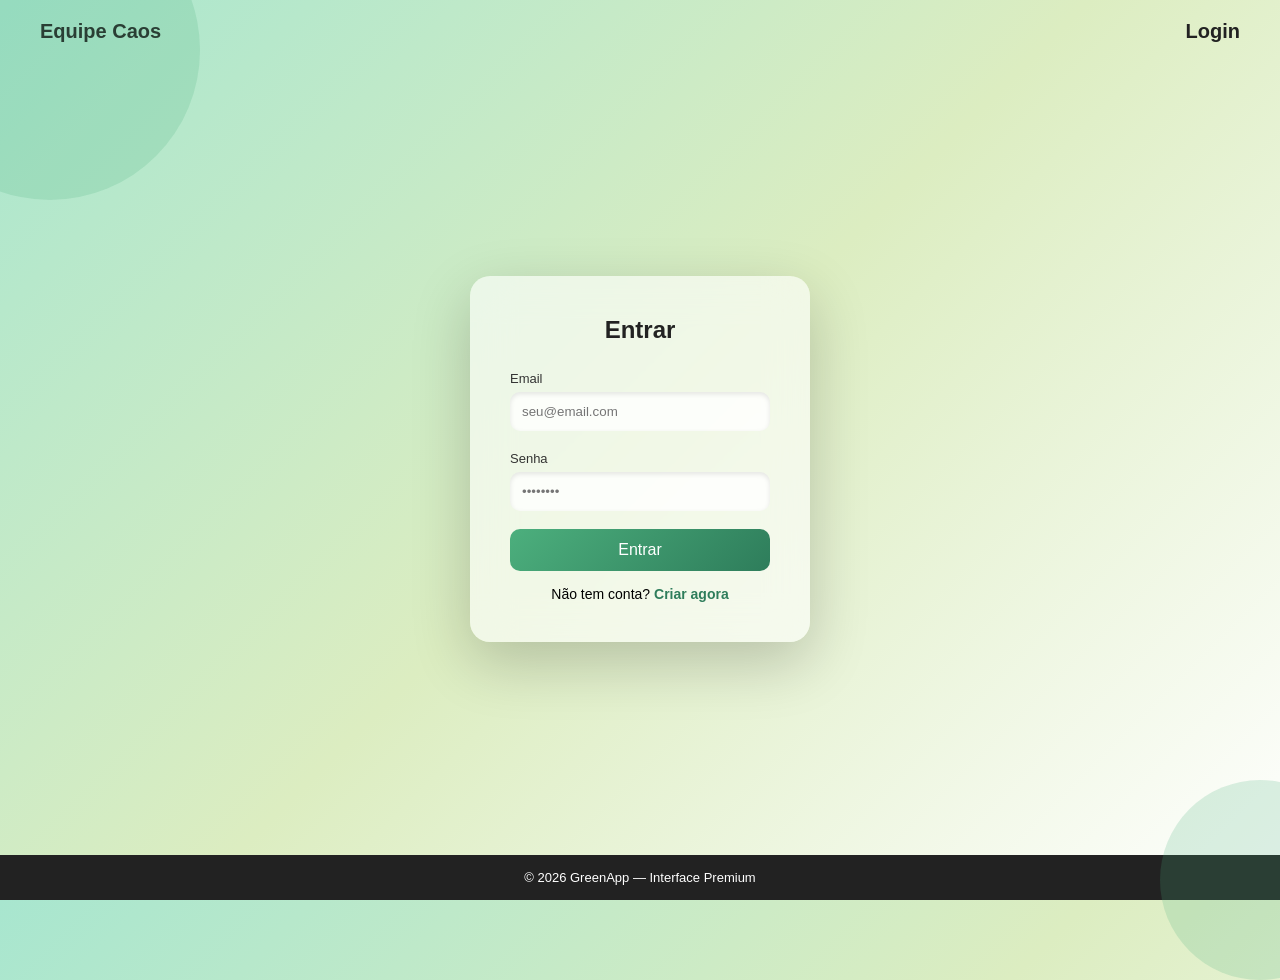
<file: login.html>
<!DOCTYPE html>
    <html lang="pt-br">
    <head>
    <meta charset="UTF-8">
    <title>Login Premium</title>
    <link rel="stylesheet" href="login.css">
    </head>

    <body>

    <header>
        <div class="logo">Equipe Caos</div>
        <div class="nav">Login</div>
    </header>

    <main>
        <div class="login-container">
        <h2>Entrar</h2>

        <form>
            <div class="input-group">
            <label>Email</label>
            <input type="email" placeholder="seu@email.com" required>
            </div>

            <div class="input-group">
            <label>Senha</label>
            <input type="password" placeholder="••••••••" required>
            </div>

            <button type="submit" > <a href="index.html"></a>Entrar</button>
        </form>

        <div class="extra">
            <p>Não tem conta? <a href="#">Criar agora</a></p>
        </div>
        </div>
    </main>

    <footer>
        © 2026 GreenApp — Interface Premium
    </footer>

    </body>
    </html>
</file>
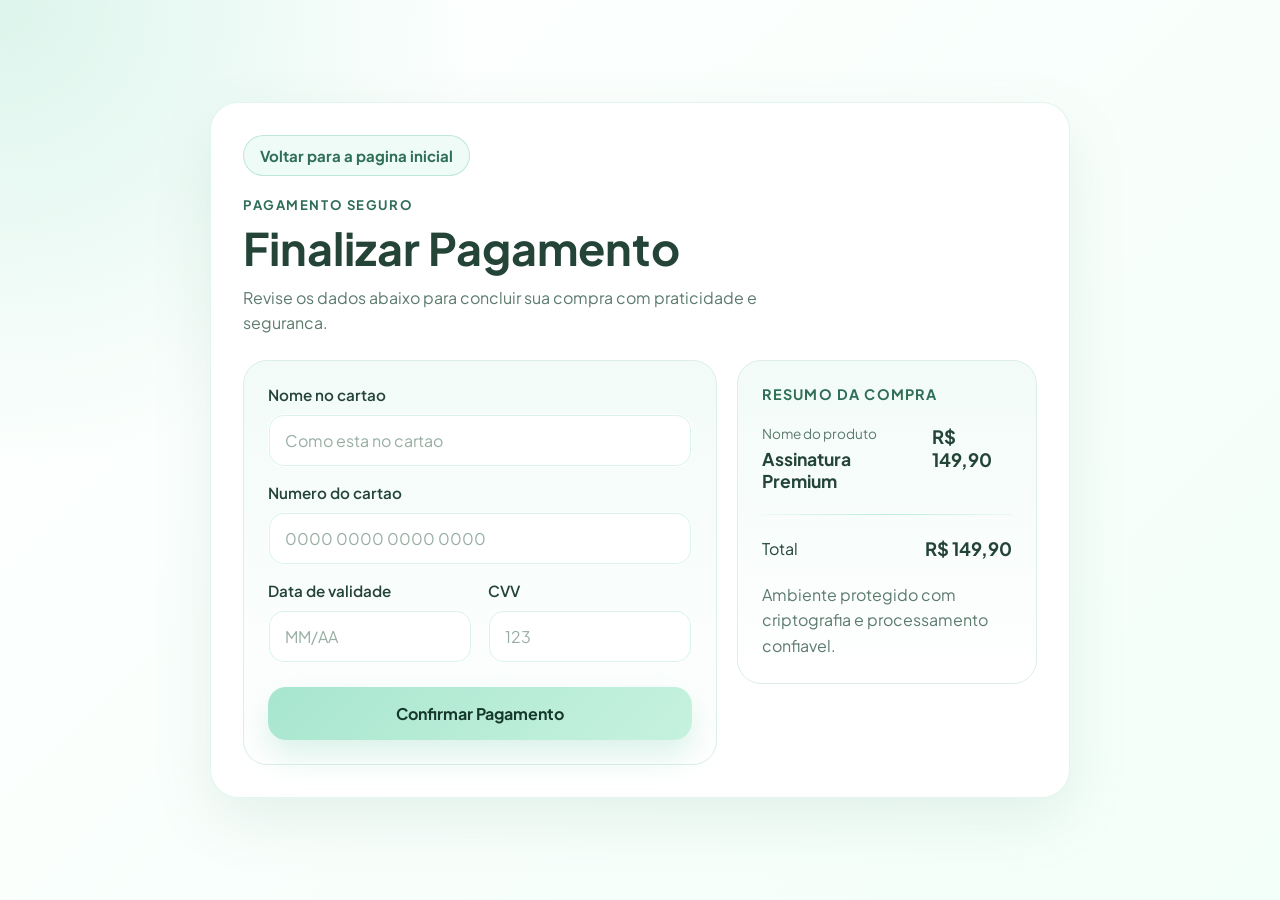
<file: pagamento.html>
<!DOCTYPE html>
<html lang="pt-BR">
<head>
  <meta charset="UTF-8">
  <meta name="viewport" content="width=device-width, initial-scale=1.0">
  <title>Finalizar Pagamento</title>
  <link rel="preconnect" href="https://fonts.googleapis.com">
  <link rel="preconnect" href="https://fonts.gstatic.com" crossorigin>
  <link href="https://fonts.googleapis.com/css2?family=Plus+Jakarta+Sans:wght@400;500;600;700&display=swap" rel="stylesheet">
  <link rel="stylesheet" href="pagamento.css">
</head>
<body>
  <main class="page-shell">
    <!-- Card principal do checkout -->
    <section class="checkout-card" aria-labelledby="checkout-title">
      <a class="back-button" href="index.html">Voltar para a pagina inicial</a>

      <div class="checkout-copy">
        <p class="eyebrow">Pagamento seguro</p>
        <h1 id="checkout-title">Finalizar Pagamento</h1>
        <p class="intro">
          Revise os dados abaixo para concluir sua compra com praticidade e seguranca.
        </p>
      </div>

      <div class="checkout-grid">
        <!-- Formulario de pagamento -->
        <form class="payment-form">
          <div class="field-group">
            <label for="card-name">Nome no cartao</label>
            <input id="card-name" name="card-name" type="text" placeholder="Como esta no cartao">
          </div>

          <div class="field-group">
            <label for="card-number">Numero do cartao</label>
            <input id="card-number" name="card-number" type="text" inputmode="numeric" placeholder="0000 0000 0000 0000">
          </div>

          <div class="field-row">
            <div class="field-group">
              <label for="expiry-date">Data de validade</label>
              <input id="expiry-date" name="expiry-date" type="text" placeholder="MM/AA">
            </div>

            <div class="field-group">
              <label for="cvv">CVV</label>
              <input id="cvv" name="cvv" type="password" inputmode="numeric" placeholder="123">
            </div>
          </div>

          <button type="submit" class="confirm-button">Confirmar Pagamento</button>
        </form>

        <!-- Resumo lateral da compra -->
        <aside class="summary-card" aria-label="Resumo da compra">
          <p class="summary-label">Resumo da compra</p>
          <div class="product-block">
            <div>
              <span class="product-title">Nome do produto</span>
              <p class="product-name">Assinatura Premium</p>
            </div>
            <span class="product-price">R$ 149,90</span>
          </div>

          <div class="summary-divider"></div>

          <div class="summary-total">
            <span>Total</span>
            <strong>R$ 149,90</strong>
          </div>

          <p class="summary-note">
            Ambiente protegido com criptografia e processamento confiavel.
          </p>
        </aside>
      </div>
    </section>
  </main>
</body>
</html>
</file>
<file: login.css>
/* RESET */
    * {
        margin: 0;
        padding: 0;
        box-sizing: border-box;
        font-family: 'Segoe UI', sans-serif;
    }
    
    /* FUNDO */
    body {
        height: 100vh;
        display: flex;
        flex-direction: column;
        background: linear-gradient(135deg, #a8e6cf, #dcedc1, #ffffff);
        overflow: hidden;
        position: relative;
    }
    
    /* HEADER */
    header {
        padding: 20px 40px;
        display: flex;
        justify-content: space-between;
        align-items: center;
        color: #222;
        font-weight: bold;
        font-size: 20px;
    }
    
    /* MAIN */
    main {
        flex: 1;
        display: flex;
        justify-content: center;
        align-items: center;
    }
    
    /* LOGIN CARD */
    .login-container {
        backdrop-filter: blur(20px);
        background: rgba(255, 255, 255, 0.6);
        border-radius: 20px;
        padding: 40px;
        width: 340px;
        box-shadow: 0 20px 60px rgba(0,0,0,0.2);
        text-align: center;
        animation: fadeIn 1s ease;
    }
    
    /* ANIMAÇÃO */
    @keyframes fadeIn {
        from {
        opacity: 0;
        transform: translateY(30px);
        }
        to {
        opacity: 1;
        transform: translateY(0);
        }
    }
    
    .login-container h2 {
        margin-bottom: 25px;
        color: #222;
    }
    
    /* INPUTS */
    .input-group {
        margin-bottom: 18px;
        text-align: left;
    }
    
    .input-group label {
        font-size: 13px;
        color: #333;
    }
    
    .input-group input {
        width: 100%;
        padding: 12px;
        margin-top: 5px;
        border-radius: 10px;
        border: none;
        outline: none;
        background: rgba(255,255,255,0.8);
        box-shadow: inset 0 2px 5px rgba(0,0,0,0.1);
        transition: 0.3s;
    }
    
    .input-group input:focus {
        box-shadow: 0 0 0 2px #4caf7d;
    }
    
    /* BOTÃO */
    button {
        width: 100%;
        padding: 12px;
        border-radius: 10px;
        border: none;
        background: linear-gradient(135deg, #4caf7d, #2e7d5b);
        color: white;
        font-size: 16px;
        cursor: pointer;
        transition: 0.3s;
    }
    
    button:hover {
        transform: translateY(-2px);
        box-shadow: 0 10px 20px rgba(0,0,0,0.2);
    }
    
    /* LINK */
    .extra {
        margin-top: 15px;
        font-size: 14px;
    }
    
    .extra a {
        color: #2e7d5b;
        text-decoration: none;
        font-weight: bold;
    }
    
    .extra a:hover {
        text-decoration: underline;
    }
    
    /* FOOTER */
    footer {
        text-align: center;
        padding: 15px;
        background: #222;
        color: white;
        font-size: 13px;
    }
    
    /* DECORAÇÃO */
    body::before, body::after {
        content: "";
        position: absolute;
        border-radius: 50%;
        background: rgba(76, 175, 125, 0.2);
    }
    
    body::before {
        width: 300px;
        height: 300px;
        top: -100px;
        left: -100px;
    }
    
    body::after {
        width: 200px;
        height: 200px;
        bottom: -80px;
        right: -80px;
    }
</file>
<file: pagamento.css>
:root {
  --bg-color: #f6fffb;
  --card-color: #ffffff;
  --primary: #a8e6cf;
  --primary-strong: #7fcfb0;
  --primary-deep: #2f6e57;
  --text-main: #244438;
  --text-soft: #5c7a6d;
  --border-soft: #dcefe7;
  --shadow-soft: 0 22px 60px rgba(80, 138, 114, 0.12);
}

* {
  box-sizing: border-box;
}

body {
  margin: 0;
  min-height: 100vh;
  font-family: "Plus Jakarta Sans", sans-serif;
  /* Fundo suave para reforcar a paleta clara do checkout */
  background:
    radial-gradient(circle at top left, rgba(168, 230, 207, 0.4), transparent 30%),
    linear-gradient(135deg, #ffffff 0%, #f3fff9 100%);
  color: var(--text-main);
}

.page-shell {
  min-height: 100vh;
  display: grid;
  place-items: center;
  padding: 24px 16px;
}

.checkout-card {
  width: min(100%, 860px);
  background: var(--card-color);
  border: 1px solid rgba(168, 230, 207, 0.35);
  border-radius: 28px;
  box-shadow: var(--shadow-soft);
  padding: 32px;
}

.checkout-copy {
  margin-bottom: 24px;
}

.back-button {
  display: inline-flex;
  align-items: center;
  gap: 8px;
  margin-bottom: 20px;
  padding: 10px 16px;
  border-radius: 999px;
  border: 1px solid rgba(127, 207, 176, 0.45);
  background: rgba(168, 230, 207, 0.18);
  color: var(--primary-deep);
  text-decoration: none;
  font-size: 0.94rem;
  font-weight: 700;
  transition: background-color 0.2s ease, transform 0.2s ease, box-shadow 0.2s ease;
}

.back-button:hover {
  background: rgba(168, 230, 207, 0.3);
  transform: translateY(-1px);
  box-shadow: 0 10px 24px rgba(127, 207, 176, 0.15);
}

.eyebrow {
  margin: 0 0 10px;
  color: var(--primary-deep);
  font-size: 0.82rem;
  font-weight: 700;
  letter-spacing: 0.12em;
  text-transform: uppercase;
}

h1 {
  margin: 0;
  font-size: clamp(2rem, 4vw, 2.8rem);
  line-height: 1.1;
}

.intro {
  max-width: 560px;
  margin: 12px 0 0;
  color: var(--text-soft);
  line-height: 1.6;
}

.checkout-grid {
  /* Distribui formulario e resumo lado a lado em telas maiores */
  display: grid;
  grid-template-columns: minmax(0, 1.5fr) minmax(280px, 0.95fr);
  gap: 20px;
  align-items: start;
}

.payment-form,
.summary-card {
  border-radius: 24px;
  background: linear-gradient(180deg, rgba(168, 230, 207, 0.15), rgba(255, 255, 255, 0.92));
  border: 1px solid var(--border-soft);
}

.payment-form {
  padding: 24px;
}

.field-group {
  display: flex;
  flex-direction: column;
  gap: 10px;
  margin-bottom: 16px;
}

.field-row {
  display: grid;
  grid-template-columns: repeat(2, minmax(0, 1fr));
  gap: 16px;
}

label {
  font-size: 0.95rem;
  font-weight: 600;
}

input {
  width: 100%;
  border: 1px solid transparent;
  border-radius: 16px;
  padding: 15px 16px;
  font: inherit;
  color: var(--text-main);
  background: #ffffff;
  box-shadow: inset 0 0 0 1px rgba(168, 230, 207, 0.45);
  transition: border-color 0.2s ease, box-shadow 0.2s ease, transform 0.2s ease;
}

input::placeholder {
  color: #98aea3;
}

input:focus {
  outline: none;
  border-color: var(--primary-strong);
  /* Destaque visual acessivel ao focar nos campos */
  box-shadow: 0 0 0 4px rgba(168, 230, 207, 0.3);
  transform: translateY(-1px);
}

.confirm-button {
  width: 100%;
  margin-top: 8px;
  border: none;
  border-radius: 18px;
  padding: 16px 20px;
  font: inherit;
  font-weight: 700;
  color: #16392d;
  background: linear-gradient(135deg, var(--primary) 0%, #c6f2df 100%);
  cursor: pointer;
  box-shadow: 0 16px 32px rgba(127, 207, 176, 0.28);
  transition: transform 0.2s ease, box-shadow 0.2s ease, filter 0.2s ease;
}

.confirm-button:hover {
  transform: translateY(-2px);
  box-shadow: 0 18px 36px rgba(127, 207, 176, 0.35);
  filter: saturate(1.03);
}

.summary-card {
  padding: 24px;
}

.summary-label {
  margin: 0 0 22px;
  font-size: 0.9rem;
  font-weight: 700;
  color: var(--primary-deep);
  text-transform: uppercase;
  letter-spacing: 0.08em;
}

.product-block,
.summary-total {
  display: flex;
  justify-content: space-between;
  gap: 16px;
  align-items: start;
}

.product-title {
  display: block;
  font-size: 0.85rem;
  color: var(--text-soft);
  margin-bottom: 6px;
}

.product-name {
  margin: 0;
  font-size: 1.1rem;
  font-weight: 700;
}

.product-price,
.summary-total strong {
  font-size: 1.15rem;
  font-weight: 700;
}

.summary-divider {
  height: 1px;
  margin: 22px 0;
  background: linear-gradient(90deg, rgba(168, 230, 207, 0.15), rgba(168, 230, 207, 0.75), rgba(168, 230, 207, 0.15));
}

.summary-total {
  align-items: center;
  font-size: 1rem;
}

.summary-note {
  margin: 22px 0 0;
  color: var(--text-soft);
  line-height: 1.6;
}

@media (max-width: 820px) {
  .checkout-card {
    padding: 24px;
  }

  /* Empilha os blocos para leitura mais confortavel em tablets e celulares */
  .checkout-grid {
    grid-template-columns: 1fr;
  }
}

@media (max-width: 560px) {
  .page-shell {
    padding: 18px;
  }

  .checkout-card {
    padding: 22px;
    border-radius: 24px;
  }

  .payment-form,
  .summary-card {
    padding: 20px;
  }

  .field-row {
    grid-template-columns: 1fr;
    gap: 0;
  }
}
</file>
